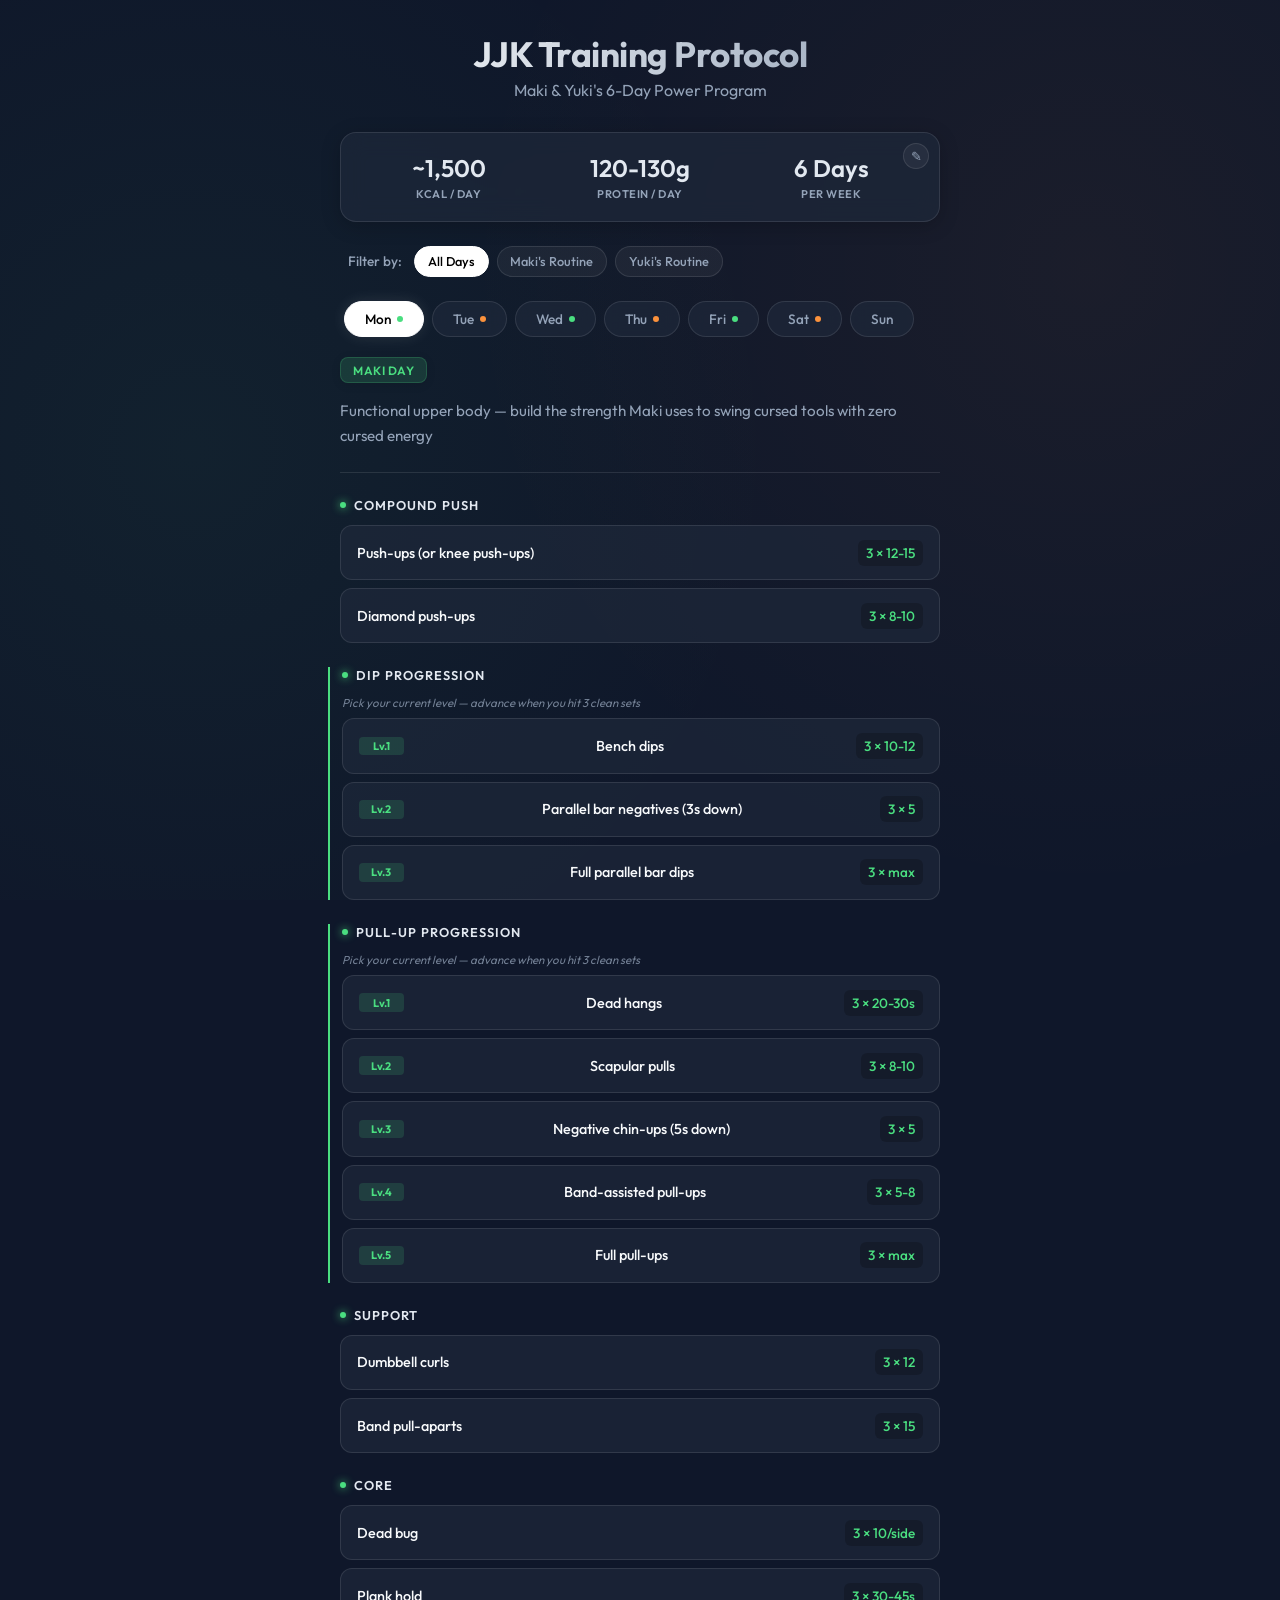
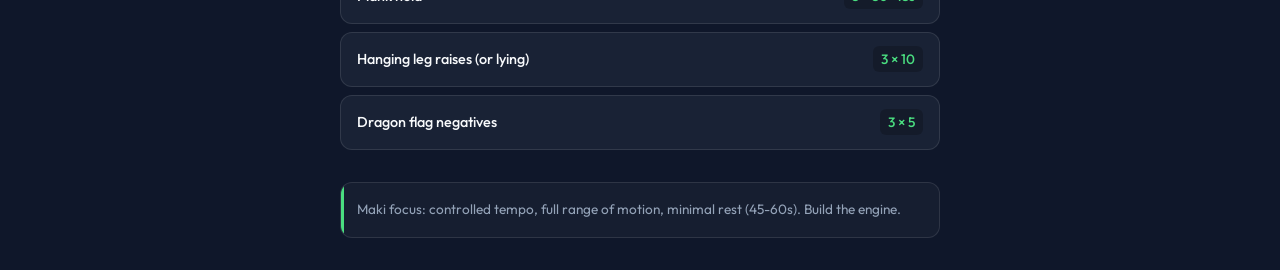
<file: index.html>
<!DOCTYPE html>
<html lang="en">
<head>
    <meta charset="UTF-8">
    <meta name="viewport" content="width=device-width, initial-scale=1.0">
    <title>JJK Workout Plan</title>
    <link rel="preconnect" href="https://fonts.googleapis.com">
    <link rel="preconnect" href="https://fonts.gstatic.com" crossorigin>
    <link href="https://fonts.googleapis.com/css2?family=Outfit:wght@300;400;500;600;700&display=swap" rel="stylesheet">
    <link rel="stylesheet" href="style.css">
</head>
<body>
    <div class="app-container">
        <header class="app-header">
            <h1>JJK Training Protocol</h1>
            <p class="subtitle">Maki & Yuki's 6-Day Power Program</p>
        </header>

        <section class="stats-glass">
            <div class="stat"><div class="stat-val" id="stat-kcal">~1,500</div><div class="stat-lbl">KCAL / DAY</div></div>
            <div class="stat"><div class="stat-val" id="stat-protein">120-130g</div><div class="stat-lbl">PROTEIN / DAY</div></div>
            <div class="stat"><div class="stat-val">6 Days</div><div class="stat-lbl">PER WEEK</div></div>
            <button class="edit-nutrition-btn" id="edit-nutrition-btn" data-editing="false" title="Customize nutrition targets">✎</button>
        </section>

        <!-- New filter feature -->
        <div class="filter-controls">
            <span class="filter-label">Filter by:</span>
            <button class="filter-btn active" data-filter="all">All Days</button>
            <button class="filter-btn maki-filter" data-filter="maki">Maki's Routine</button>
            <button class="filter-btn yuki-filter" data-filter="yuki">Yuki's Routine</button>
        </div>

        <main class="content-area">
            <div class="tabs" id="tabs"></div>
            <div class="days-container" id="days"></div>
        </main>
    </div>

    <script src="script.js"></script>
</body>
</html>
</file>
<file: style.css>
:root {
    --bg-main: #0f172a; /* Deep slate */
    --bg-glass: rgba(30, 41, 59, 0.7);
    --bg-glass-hover: rgba(51, 65, 85, 0.8);
    --border-glass: rgba(255, 255, 255, 0.1);
    
    --text-primary: #f8fafc;
    --text-secondary: #94a3b8;
    
    --accent-maki: #4ade80; /* vibrant green */
    --accent-maki-bg: rgba(74, 222, 128, 0.15);
    
    --accent-yuki: #fb923c; /* vibrant orange/red */
    --accent-yuki-bg: rgba(251, 146, 60, 0.15);

    --accent-rest: #38bdf8;
    --accent-rest-bg: rgba(56, 189, 248, 0.15);

    --font-sans: 'Outfit', sans-serif;
    --radius-lg: 16px;
    --radius-md: 12px;
    --radius-sm: 8px;
}

* {
    margin: 0;
    padding: 0;
    box-sizing: border-box;
}

body {
    font-family: var(--font-sans);
    background-color: var(--bg-main);
    color: var(--text-primary);
    min-height: 100vh;
    display: flex;
    justify-content: center;
    padding: 2rem 1rem;
    background-image: 
        radial-gradient(circle at 15% 50%, rgba(74, 222, 128, 0.05) 0%, transparent 50%),
        radial-gradient(circle at 85% 30%, rgba(251, 146, 60, 0.05) 0%, transparent 50%);
    background-attachment: fixed;
}

.app-container {
    width: 100%;
    max-width: 600px;
    display: flex;
    flex-direction: column;
    gap: 1.5rem;
}

.app-header {
    text-align: center;
    margin-bottom: 0.5rem;
}

.app-header h1 {
    font-size: 2.2rem;
    font-weight: 700;
    letter-spacing: -0.5px;
    background: linear-gradient(to right, #f8fafc, #94a3b8);
    -webkit-background-clip: text;
    -webkit-text-fill-color: transparent;
    margin-bottom: 0.25rem;
}

.subtitle {
    font-size: 1rem;
    color: var(--text-secondary);
    font-weight: 400;
}

/* Glassmorphism Stats */
.stats-glass {
    display: grid;
    grid-template-columns: repeat(3, 1fr);
    gap: 1rem;
    background: var(--bg-glass);
    backdrop-filter: blur(12px);
    -webkit-backdrop-filter: blur(12px);
    border: 1px solid var(--border-glass);
    border-radius: var(--radius-lg);
    padding: 1.25rem;
    box-shadow: 0 4px 20px rgba(0,0,0,0.2);
    position: relative;
}

.edit-nutrition-btn {
    position: absolute;
    top: 0.6rem;
    right: 0.6rem;
    background: rgba(255,255,255,0.05);
    border: 1px solid var(--border-glass);
    color: var(--text-secondary);
    width: 26px;
    height: 26px;
    border-radius: 50%;
    font-size: 0.8rem;
    cursor: pointer;
    display: flex;
    align-items: center;
    justify-content: center;
    transition: all 0.2s ease;
    font-family: inherit;
}

.edit-nutrition-btn:hover {
    background: rgba(255,255,255,0.12);
    color: var(--text-primary);
}

.stat-input {
    background: transparent;
    border: none;
    border-bottom: 1px solid rgba(255,255,255,0.3);
    color: var(--text-primary);
    font-family: inherit;
    font-size: 1.2rem;
    font-weight: 600;
    width: 100%;
    text-align: center;
    outline: none;
    padding: 0.1rem 0;
}

.stat {
    text-align: center;
    display: flex;
    flex-direction: column;
    gap: 0.25rem;
}

.stat-val {
    font-size: 1.5rem;
    font-weight: 600;
    color: #e2e8f0;
}

.stat-lbl {
    font-size: 0.7rem;
    font-weight: 600;
    color: var(--text-secondary);
    letter-spacing: 0.5px;
    text-transform: uppercase;
}

/* Filter Controls */
.filter-controls {
    display: flex;
    align-items: center;
    gap: 0.5rem;
    padding: 0 0.5rem;
    flex-wrap: wrap;
}

.filter-label {
    font-size: 0.85rem;
    color: var(--text-secondary);
    font-weight: 500;
    margin-right: 0.25rem;
}

.filter-btn {
    background: rgba(255,255,255,0.05);
    border: 1px solid var(--border-glass);
    color: var(--text-secondary);
    padding: 0.4rem 0.8rem;
    border-radius: 20px;
    font-size: 0.8rem;
    font-weight: 500;
    font-family: inherit;
    cursor: pointer;
    transition: all 0.3s ease;
}

.filter-btn:hover {
    background: rgba(255,255,255,0.1);
    color: var(--text-primary);
}

.filter-btn.active {
    background: white;
    color: black;
    border-color: white;
}

.filter-btn.maki-filter.active {
    background: var(--accent-maki);
    color: #064e3b;
    border-color: var(--accent-maki);
    box-shadow: 0 0 12px rgba(74, 222, 128, 0.4);
}

.filter-btn.yuki-filter.active {
    background: var(--accent-yuki);
    color: #431407;
    border-color: var(--accent-yuki);
    box-shadow: 0 0 12px rgba(251, 146, 60, 0.4);
}

/* Tabs */
.tabs {
    display: flex;
    gap: 0.5rem;
    flex-wrap: wrap;
    margin-bottom: 1.25rem;
    padding: 0 0.25rem;
}

.tab {
    padding: 0.5rem 1.25rem;
    border-radius: 20px;
    font-size: 0.85rem;
    font-weight: 500;
    font-family: inherit;
    cursor: pointer;
    border: 1px solid var(--border-glass);
    background: var(--bg-glass);
    color: var(--text-secondary);
    transition: all 0.3s cubic-bezier(0.4, 0, 0.2, 1);
    backdrop-filter: blur(8px);
    display: flex;
    align-items: center;
}

.tab:hover:not(.active) {
    background: var(--bg-glass-hover);
    color: var(--text-primary);
    transform: translateY(-1px);
}

.tab.active {
    background: white;
    color: black;
    border-color: white;
    box-shadow: 0 0 15px rgba(255,255,255,0.1);
}

/* Day Container */
.day {
    display: none;
    animation: fadeIn 0.4s ease-out;
}

.day.show {
    display: block;
}

@keyframes fadeIn {
    from { opacity: 0; transform: translateY(5px); }
    to { opacity: 1; transform: translateY(0); }
}

/* Badges */
.badge {
    display: inline-block;
    font-size: 0.75rem;
    font-weight: 600;
    padding: 0.3rem 0.75rem;
    border-radius: var(--radius-sm);
    margin-bottom: 1rem;
    letter-spacing: 0.5px;
    text-transform: uppercase;
    box-shadow: 0 2px 10px rgba(0,0,0,0.1);
}

.badge-maki {
    background: var(--accent-maki-bg);
    color: var(--accent-maki);
    border: 1px solid rgba(74, 222, 128, 0.2);
}

.badge-yuki {
    background: var(--accent-yuki-bg);
    color: var(--accent-yuki);
    border: 1px solid rgba(251, 146, 60, 0.2);
}

.badge-rest {
    background: var(--accent-rest-bg);
    color: var(--accent-rest);
    border: 1px solid rgba(56, 189, 248, 0.2);
}

.theme {
    font-size: 0.95rem;
    color: var(--text-secondary);
    margin-bottom: 1.5rem;
    line-height: 1.6;
    padding-bottom: 1.5rem;
    border-bottom: 1px solid var(--border-glass);
}

/* Exercises */
.exgroup {
    margin-bottom: 1.5rem;
}

.exgroup-title {
    font-size: 0.8rem;
    font-weight: 600;
    color: #e2e8f0;
    margin-bottom: 0.75rem;
    text-transform: uppercase;
    letter-spacing: 1px;
    display: flex;
    align-items: center;
    gap: 0.5rem;
}

.exgroup-title::before {
    content: '';
    display: block;
    width: 6px;
    height: 6px;
    border-radius: 50%;
    background: var(--text-secondary);
}

.badge-maki ~ .exgroup .exgroup-title::before { background: var(--accent-maki); box-shadow: 0 0 8px var(--accent-maki); }
.badge-yuki ~ .exgroup .exgroup-title::before { background: var(--accent-yuki); box-shadow: 0 0 8px var(--accent-yuki); }
.badge-rest ~ .exgroup .exgroup-title::before { background: var(--accent-rest); box-shadow: 0 0 8px var(--accent-rest); }

.ex {
    display: flex;
    justify-content: space-between;
    align-items: center;
    padding: 0.85rem 1rem;
    border-radius: var(--radius-md);
    background: var(--bg-glass);
    border: 1px solid var(--border-glass);
    margin-bottom: 0.5rem;
    font-size: 0.9rem;
    transition: transform 0.2s ease, background 0.2s ease;
}

.ex:hover {
    transform: translateX(4px);
    background: var(--bg-glass-hover);
}

.ex-name {
    font-weight: 500;
    color: var(--text-primary);
}

.ex-detail {
    font-size: 0.85rem;
    font-weight: 500;
    color: var(--text-secondary);
    white-space: nowrap;
    background: rgba(0,0,0,0.2);
    padding: 0.25rem 0.5rem;
    border-radius: 6px;
}

.badge-maki ~ .exgroup .ex .ex-detail { color: var(--accent-maki); }
.badge-yuki ~ .exgroup .ex .ex-detail { color: var(--accent-yuki); }
.badge-rest ~ .exgroup .ex .ex-detail { color: var(--accent-rest); }

/* Note */
.note {
    font-size: 0.85rem;
    color: var(--text-secondary);
    line-height: 1.6;
    margin-top: 2rem;
    padding: 1rem;
    border-radius: var(--radius-md);
    background: rgba(255,255,255,0.03);
    border: 1px solid var(--border-glass);
    position: relative;
    overflow: hidden;
}

.note::before {
    content: '';
    position: absolute;
    left: 0;
    top: 0;
    bottom: 0;
    width: 3px;
    background: var(--text-secondary);
}

.badge-maki ~ .note::before { background: var(--accent-maki); }
.badge-yuki ~ .note::before { background: var(--accent-yuki); }
.badge-rest ~ .note::before { background: var(--accent-rest); }

/* Progression groups */
.exgroup--progression {
    border-left: 2px solid var(--text-secondary);
    padding-left: 0.75rem;
    margin-left: -0.75rem;
}

.badge-maki ~ .exgroup--progression { border-left-color: var(--accent-maki); }
.badge-yuki ~ .exgroup--progression { border-left-color: var(--accent-yuki); }

.progression-hint {
    font-size: 0.72rem;
    color: var(--text-secondary);
    font-style: italic;
    margin-bottom: 0.5rem;
    opacity: 0.75;
}

.progression-step {
    display: flex;
    align-items: center;
    gap: 0.6rem;
}

.step-num {
    font-size: 0.68rem;
    font-weight: 700;
    padding: 0.15rem 0.4rem;
    border-radius: 4px;
    background: rgba(255,255,255,0.07);
    color: var(--text-secondary);
    min-width: 2.8rem;
    text-align: center;
    white-space: nowrap;
    flex-shrink: 0;
}

.badge-maki ~ .exgroup--progression .step-num {
    background: var(--accent-maki-bg);
    color: var(--accent-maki);
}

.badge-yuki ~ .exgroup--progression .step-num {
    background: var(--accent-yuki-bg);
    color: var(--accent-yuki);
}
</file>
